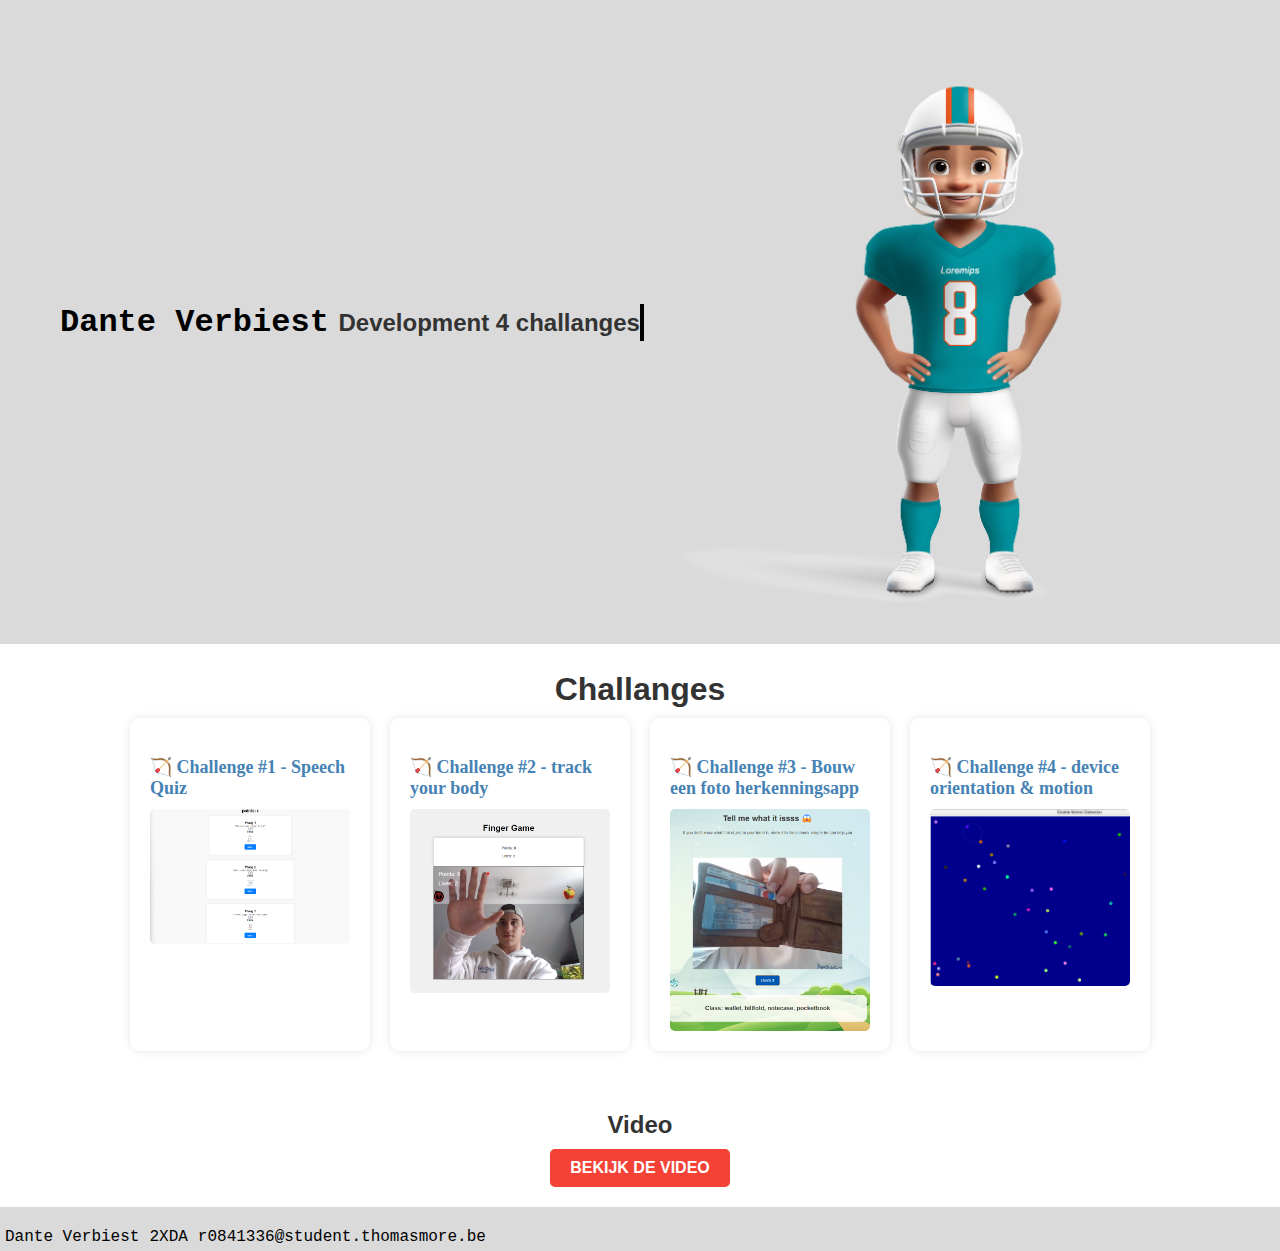
<file: index.html>
<!DOCTYPE html>
<html lang="en">
<head>
    <meta charset="UTF-8">
    <meta name="viewport" content="width=device-width, initial-scale=1.0">
    <title>DEV portfolio Dante Verbiest</title>
    <link rel="stylesheet" href="style/style.css">
</head>
<body>
    <div class="header">
        <div class="info">
        <h1>Dante Verbiest</h1>
        <h2>Development 4 challanges</h2>
    </div>
        <div class="headerimg">
            <img src="footballplayer.png" alt="">
        </div>
    </div>
<h2 class="Challanges">Challanges</h2>
<div class="projects">
    <div class="project">
        <h3>🏹 Challenge #1 - Speech Quiz</h3>
        <div class="texttospeech">
        <a href="challenge1-quiz/index.html"><img src="speech_quiz.png" alt=""></a>    
        </div>
    </div>


    <div class="project">
        <h3>🏹 Challenge #2 - track your body</h3>
        <div class="texttospeech">
         <a href="handpose_game/index.html">   <img src="bodytracking.png" alt=""></a>
        </div>
    </div>



    <div class="project">
        <h3>🏹 Challenge #3 - Bouw een foto herkenningsapp</h3>
        <div class="texttospeech">
       <a href="Taak_Image_Classifier/image_classifier_start/index.html"><img src="image_classifier.png" alt=""></a>     
        </div>
    </div>


    <div class="project">
        <h3>🏹 Challenge #4 - device orientation & motion</h3>
        <div class="texttospeech">
          <a href="move_balls/index.html"><img src="motiondetection.png" alt=""></a>  
        </div>
    </div>

</div>
<div class="container">
    <h2>Video</h2>
    <a class="video-link" href="https://youtu.be/FrQImmIPwr4">Bekijk de video</a>
</div>
<footer>
    <p>Dante Verbiest</p>
    <p>2XDA</p>
    <p>r0841336@student.thomasmore.be</p>
</footer>
</body>
</html>
</file>
<file: style/style.css>
body {
    margin: 0;
    padding: 0;
}

.header {
    display: flex;
    justify-content: space-between;
    align-items: center;
    padding: 20px;
    background-color: rgb(218, 218, 218);
}

.info {
    margin-left: 40px;
    font-family: 'Courier New', Courier, monospace;
    overflow: hidden; 
    white-space: nowrap; 
    border-right: 4px solid black; 
    animation: typing 4s steps(40, end), blink-caret 0.75s step-end infinite; 
}

.info h1, .info h2 {
    display: inline; 
    margin: 0;
}

.headerimg img {
    width: 100%;
    height: auto;
    max-width: 600px;
}

@media (max-width: 768px) {
    .header {
        flex-direction: column;
        align-items: center;
    }

    .info {
        margin-left: 0;
        text-align: center;
        white-space: normal; 
        border: none;
    }
}

@keyframes typing {
    from { width: 0%; } 
    to { width: 40%; } 
}

@keyframes blink-caret {
    from, to { border-color: transparent; }
    50% { border-color: black; }
}

.Challanges{
    text-align: center;
    font-size: 32px;
}


.projects {
    display: flex;
    flex-wrap: wrap;
    justify-content: center;
    gap: 20px;
    margin-bottom: 20px;
}

.project {
    background-color: #fff;
    border-radius: 10px;
    box-shadow: 0 0 10px rgba(0, 0, 0, 0.1);
    padding: 20px;
    margin-bottom: 20px;
    transition: transform 0.3s, box-shadow 0.3s;
    width: 200px; 
}

.project:hover {
    transform: translateY(-5px);
    box-shadow: 0 5px 15px rgba(0, 0, 0, 0.3);
}


.project h3 {
    font-size: 18px; 
    color: #4682b4; 
    margin-bottom: 10px;
}


.texttospeech img {
    display: block;
    margin: 0 auto;
    max-width: 100%;
    border-radius: 5px;
}

.texttospeech img:hover {
    transform: scale(1.1);
}

footer{
    background-color: rgb(218, 218, 218);
    display: flex;
}

footer p {
    margin-bottom: 0px;
    padding: 5px;
    font-family: 'Courier New', Courier, monospace;
}

h2{
    text-align: center;
}

/* styles.css */

.container {
    display: flex;
    flex-direction: column;
    align-items: center;
    justify-content: center;
    margin-bottom:20px ;
}

.video-link {
    display: inline-block;
    padding: 10px 20px;
    background-color: #f44336;
    color: #fff;
    text-decoration: none;
    border-radius: 5px;
    font-family: Arial, sans-serif;
    font-size: 16px;
    font-weight: bold;
    text-transform: uppercase;
}

.video-link:hover {
    background-color: #d32f2f;
}

h2 {
    font-family: Arial, sans-serif;
    font-size: 24px;
    color: #333;
    margin-bottom: 10px;
}
</file>
